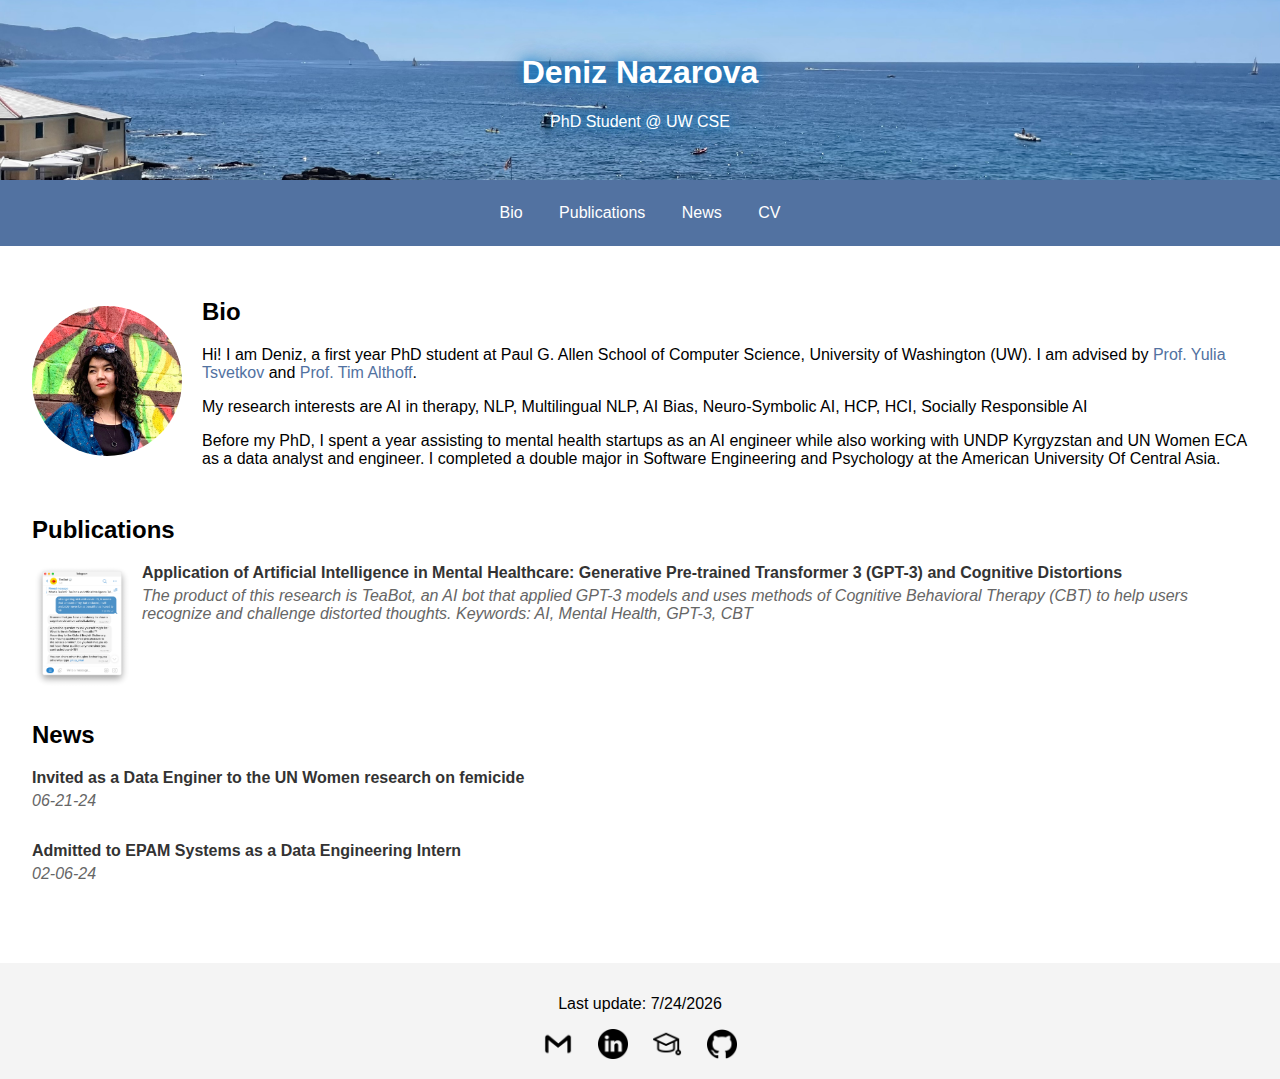
<file: index.html>
<!DOCTYPE html>
<html lang="en">
<head>
    <meta charset="UTF-8">
    <meta name="viewport" content="width=device-width, initial-scale=1.0">
    <title>Deniz Nazarova</title>
    <link rel="stylesheet" href="css/style.css">
    <link rel="icon" href="/img/icons/" type="image/x-icon">
</head>
<body>
    <header>
        <div class="header-content">
            <img src="img/photos/cover.JPG" alt="Background Image" class="background-image">
            <div class="header-text">
                <h1>Deniz Nazarova</h1>
                <p>PhD Student @ UW CSE</p>
            </div>
        </div>
        <nav>
            <ul>
                <li><a href="#bio">Bio</a></li>
                <li><a href="#publications">Publications</a></li>
                <li><a href="#news">News</a></li>
                <li><a href="files/cv.pdf" target="_blank">CV</a></li>
            </ul>
        </nav>
    </header>
    <main>
        <section id="bio">
            <div class="bio-content">
                <img src="img/photos/bio_photo.jpg" alt="Your Name" class="profile-pic">
                <div class="bio-text">
                    <h2>Bio</h2>
                    <p>Hi! I am Deniz, a first year PhD student at Paul G. Allen School of Computer Science, University of Washington (UW). I am advised by <a href="https://homes.cs.washington.edu/~yuliats/">Prof. Yulia Tsvetkov</a> and  <a href="https://homes.cs.washington.edu/~althoff/">Prof. Tim Althoff</a>. </p>
                        
                    <p>My research interests are AI in therapy, NLP, Multilingual NLP, AI Bias, Neuro-Symbolic AI, HCP, HCI, Socially Responsible AI </p>
                        
                    <p> Before my PhD, I spent a year assisting to mental health startups as an AI engineer while also working with UNDP Kyrgyzstan and UN Women ECA as a data analyst and engineer. I completed a double major in Software Engineering and Psychology at the American University Of Central Asia. </p>
                        
                </div>
            </div>
        </section>
        <section id="publications">
            <h2>Publications</h2>
            <ul id="publications-list">
                <!-- JavaScript will populate this list -->
            </ul>
        </section>
        <section id="news">
            <h2>News</h2>
            <ul id="news-list">
                <!-- JavaScript will populate this list -->
            </ul>
        </section>
    </main>
    <footer>
        <p>Last update: <span id="last-update">July 30, 2024</span></p>
        <div class="social-icons">
            <a href="mailto:denizn@uw.edu"><img src="img/icons/gmail.png" alt="Gmail"></a>
            <a href="https://www.linkedin.com/in/deniz-nazarova" target="_blank"><img src="img/icons/linkedin.png" alt="LinkedIn"></a>
            <a href="https://scholar.google.com/citations?user=ZxQO6oMAAAAJ&hl=ru&citsig=ANk4lt74pNlV3aThHTTZBvYEyqL3" target="_blank"><img src="img/icons/scholar.png" alt="Google Scholar"></a>
            <a href="https://github.com/gonzoden" target="_blank"><img src="img/icons/github.png" alt="GitHub"></a>
        </div>
    </footer>
    <script src="./script.js" type="module"></script>
</body>
</html>
</file>
<file: css/style.css>
body {
    font-family: Arial, sans-serif;
    margin: 0;
    padding: 0;
}

header {
    position: relative;
    text-align: center;
    color: white;
}

.header-container {
    max-width: 1200px; /* Set the maximum width as needed */
    margin: 0 auto; /* Center the header */
}

.header-content {
    position: relative;
    height: 20vh; /* Adjust the height as needed */
    overflow: hidden;
    margin: 0 auto;
    width: 100%;
}

.header-link {
    display: block;
    height: 100%;
}

.header-image {
    position: relative;
    height: 100%;
}

.background-image {
    width: 100%;
    height: 100%;
    object-fit: cover;
    display: block;
}


.header-text {
    position: absolute;
    top: 50%;
    left: 50%;
    transform: translate(-50%, -50%);
    text-align: center;
    color: white;
    text-shadow: 
        0 0 10px rgba(9, 130, 211, 0.8), /* Stronger shadow */
        0 0 20px rgba(9, 130, 211, 0.8), /* Additional shadow for better contrast */
        0 0 30px rgba(0, 0, 0, 0.4); /* Further shadow for a more pronounced effect */
}


nav {
    background-color: #5272a1;
    color: white;
    text-align: center;
    padding: 0.5em 0;
}

nav ul {
    list-style: none;
    padding: 0;
}

nav ul li {
    display: inline;
    margin: 0 1em;
}

nav ul li a {
    color: white;
    text-decoration: none;
}

main {
    padding: 2em;
}

main section {
    margin-bottom: 2em;
}

.bio-content {
    display: flex;
    align-items: center;
}

.profile-pic {
    width: 150px;
    height: 150px;
    border-radius: 50%;
    margin-right: 20px;
}

.bio-text {
    flex: 1;
}

/* General link styles */
a {
    color: inherit; /* Inherit the color from the parent element */
    text-decoration: none; /* Remove the underline */
}

/* Add hover effect if desired */
a:hover {
    color: #5272a1; /* Change to your preferred color on hover */
    text-decoration: underline; /* Optional: add underline on hover */
}

/* Specific styles for bio links if needed */
#bio a {
    color: #5272a1; /* Your preferred color for links in bio section */
}

#bio a:hover {
    color: #8b00ff; /* Change to your preferred color on hover */
}


footer {
    background-color: #f4f4f4;
    text-align: center;
    padding: 1em 0;
}

.social-icons img {
    width: 30px;
    height: 30px;
    margin: 0 10px;
}

#publications-list, #news-list {
    list-style: none;
    padding: 0;
}

#publications-list li, #news-list li {
    margin-bottom: 1em;
    display: flex;
    align-items: flex-start;
}

#publications-list img, #news-list img {
    width: 100px;
    height: auto;
    margin-right: 10px;
}

#publications-list a, #news-list a {
    text-decoration: none;
    font-weight: bold;
    color: #333;
}

#publications-list a:hover, #news-list a:hover {
    text-decoration: underline;
}

#publications-list .details, #news-list .details {
    display: flex;
    flex-direction: column;
}

#publications-list .description, #news-list .description {
    margin-top: 5px;
    font-style: italic;
    color: #666;
}

#contact {
    padding-bottom: 4em; /* Ensure there is enough space above the footer */
}
</file>
